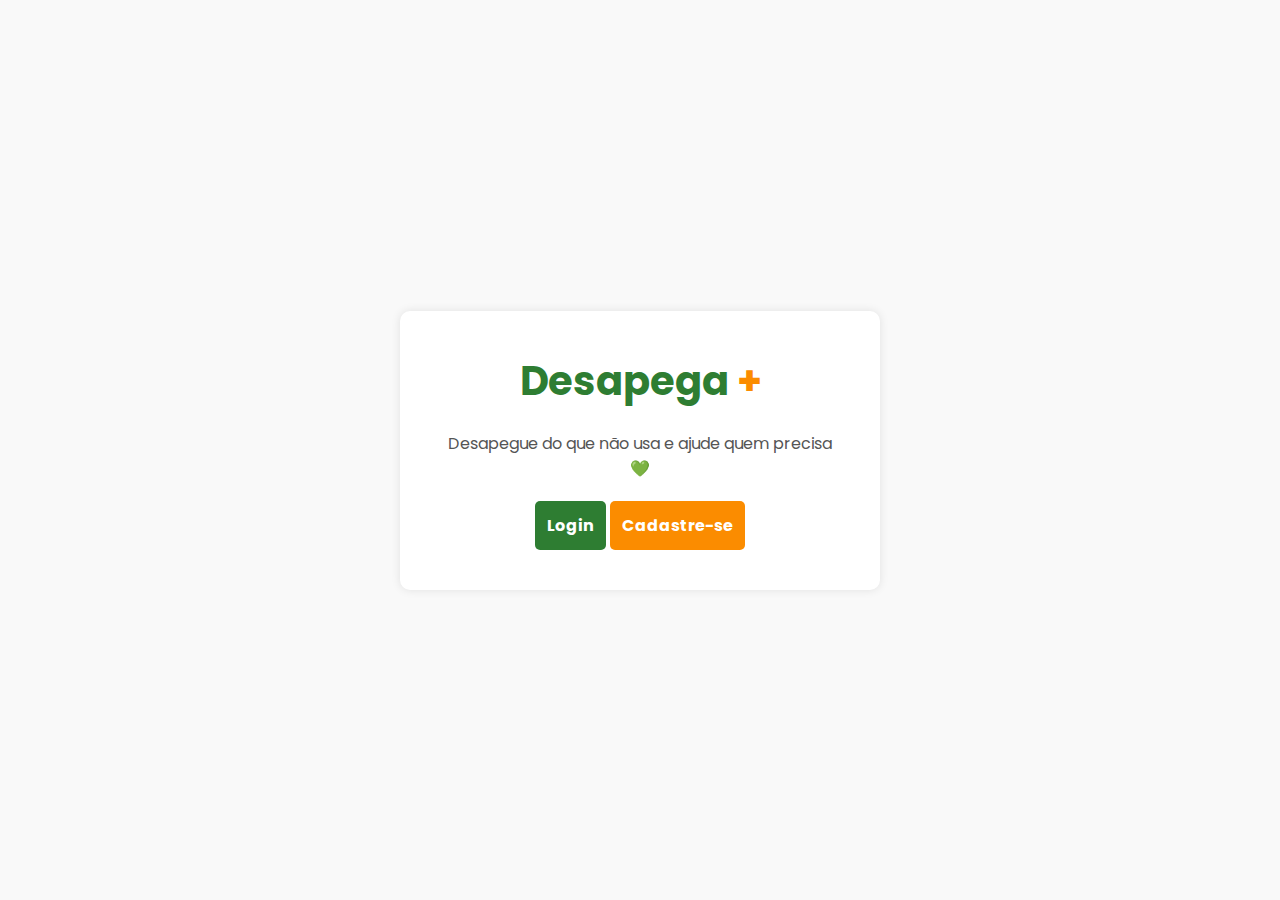
<file: index.html>
<!DOCTYPE html>
<html lang="pt-BR">
<head>
    <meta charset="UTF-8">
    <meta name="viewport" content="width=device-width, initial-scale=1.0">
    <title>Desapega+</title>
    <link href="https://fonts.googleapis.com/css2?family=Poppins&display=swap" rel="stylesheet">
    <link rel="stylesheet" href="css/style.css">  
    <link rel="stylesheet" href="css/index.css">  
   
</head>
<body>

    <div class="container">

        <h1 class="logo">Desapega <span>+</span></h1>

        <p class="subtexto">Desapegue do que não usa e ajude quem precisa 💚</p>

        <div class="botoes">
            <a href="login.html" class="botao">Login</a>
            <a href="cadastro.html" class="botao botao-secundario">Cadastre-se</a>
        </div>
        
    </div>

</body>
</html>
</file>
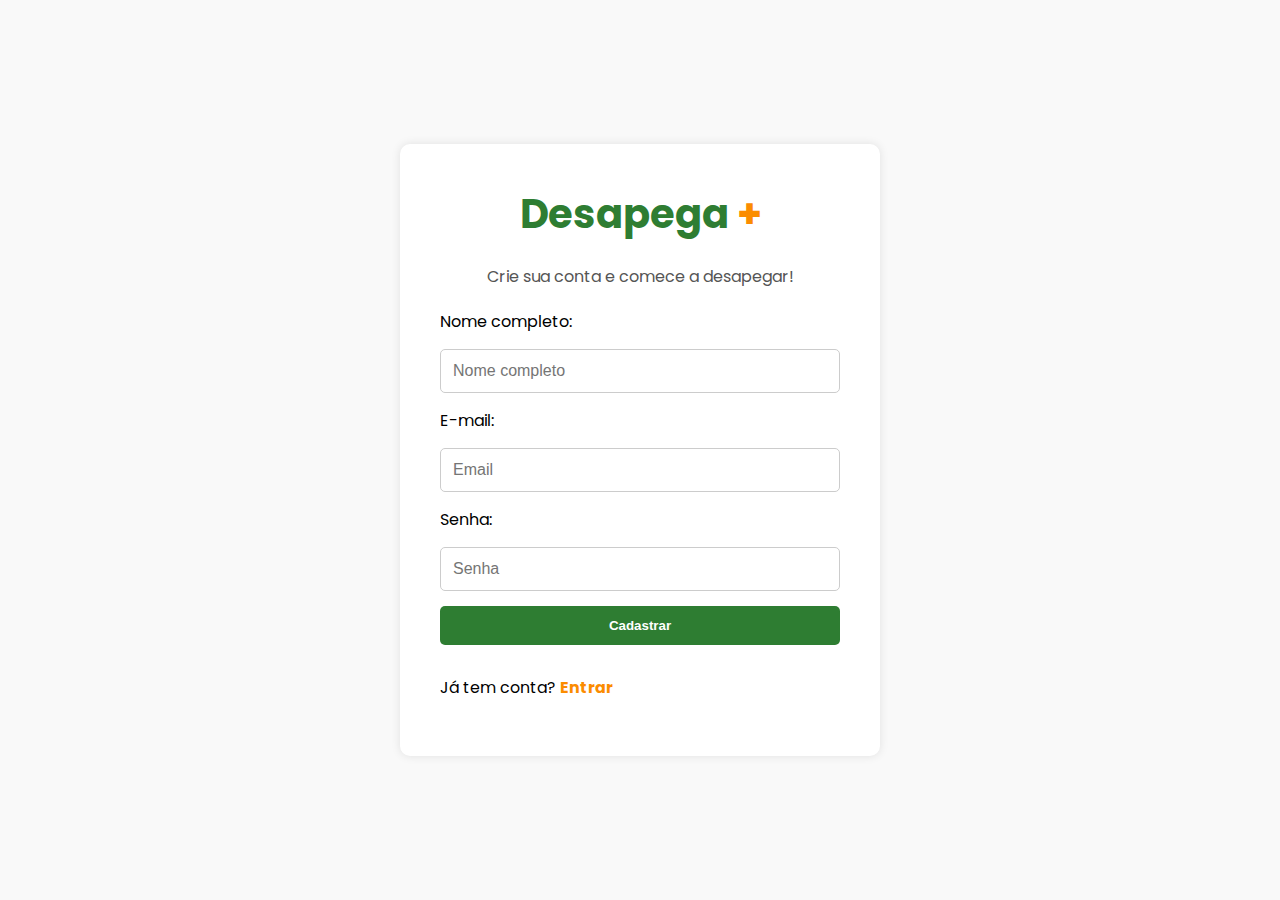
<file: cadastro.html>
<!DOCTYPE html>
<html lang="pt-br">
<head>
    <meta charset="UTF-8">
    <meta name="viewport" content="width=device-width, initial-scale=1.0">
    <title>Cadastro - Desapega</title>
    <link rel="stylesheet" href="css/style.css">
    <link rel="stylesheet" href="css/cadastro.css">
    <link href="https://fonts.googleapis.com/css2?family=Poppins&display=swap" rel="stylesheet">

</head>
<body>
    <div class="container">
        <h1 class="logo">Desapega <span>+</span></h1>
        <p class="subtexto">Crie sua conta e comece a desapegar!</p>

        <form class="formulario" id="form-cadastro">
            <label for="nome">Nome completo:</label>
            <input type="text" id="nome" placeholder="Nome completo" required>

            <label for="email">E-mail:</label>
            <input type="email" id="email" placeholder="Email" required>

            <label for="senha">Senha:</label>
            <input type="password" id="senha" placeholder="Senha" required>

            <button class="botao" type="submit">Cadastrar</button>

            <p class="link-login"> Já tem conta? <a href="login.html">Entrar</a></p>
        </form>
    </div>

    <script>
        const formCadastro = document.getElementById("form-cadastro");

        formCadastro.addEventListener("submit", function (e) {
            e.preventDefault();

            const nome = document.getElementById("nome").value;
            const email = document.getElementById("email").value;
            const senha = document.getElementById("senha").value;

            const novoUsuario = {nome, email, senha}; 
            //Cria um objeto JavaScript (como uma mini ficha) com os dados do novo usuário.

            const usuarios = JSON.parse(localStorage.getItem("usuarios")) || [];
            /*getItem("usuarios") tenta pegar a lista de usuários já cadastrados
            Como o localStorage guarda só texto, usamos JSON.parse() pra transformar em array novamente
            O || [] significa: se não houver ninguém salvo ainda, começa com um array vazio */

            const existe = usuarios.some(user => user.email === email);
            /*.some() percorre o array de usuários e verifica se já existe algum com o mesmo e-mail
            Retorna true se encontrar, false se não encontrar, para evitar que alguem se cadastre com o mesmo email duas vezes */

            if(existe){
                alert("Este e-mail já está cadastrado!");
                return;
            }
            /*Se existe for verdadeiro, o código vai mostrar um alerta 
            e parar aqui e return sai da função, ou seja, não deixa criar o mesmo usuário de novo.*/

            usuarios.push(novoUsuario);
            //Adiciona o novo usuário ao array de usuários existentes

            localStorage.setItem("usuarios", JSON.stringify(usuarios));
            //Salva a lista atualizada de usuários no localStorage
            /*Usamos JSON.stringify() pra transformar o array em texto novamente 
            porque o localStorage só aceita texto */

            alert("Cadastro realizado com sucesso!");
            window.location.href = "login.html";
            /*Mostra mensagem de sucesso e depois redireciona para a página de login.*/
        });
    </script>
</body>
</html>
</file>
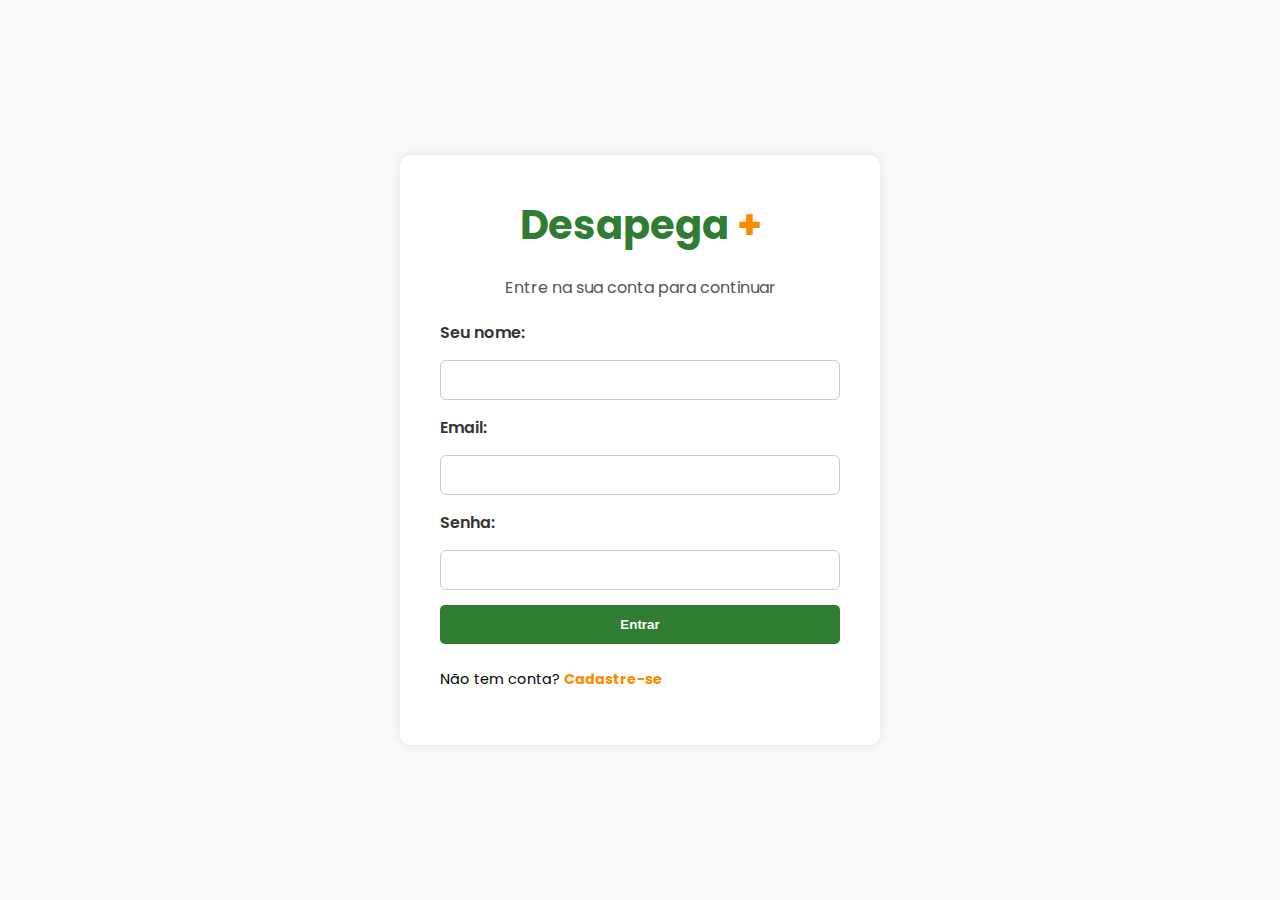
<file: doar.html>
<!DOCTYPE html>
<html lang="pt-br">
<head>
    <meta charset="UTF-8">
    <meta name="viewport" content="width=device-width, initial-scale=1.0">
    <title>Doar | Desapega+</title>
    <link rel="stylesheet" href="css/style.css">
    <link rel="stylesheet" href="css/doar.css">
    <link href="https://fonts.googleapis.com/css2?family=Poppins&display=swap" rel="stylesheet">
</head>

<body>
    <header class="main-header">
        <h1 class="logo">
            <a href="explorar.html" style="text-decoration: none; color: white;">
                Desapega <span>+</span>
            </a>
        </h1>
        <nav class="main-nav">
            <ul>
                <li><a href="explorar.html">Explorar</a></li>
                <li><a id="btnSair" href="#">Sair</a></li>
            </ul>
        </nav>
    </header>

    <main class="container">
        <section class="doar-section">
            <h1>Doar Item</h1>
            <p>Preencha as informações do item que você deseja doar</p>

            <form class="form-doar" id="formDoar">

                <label for="nome">Nome do Item:</label>
                <input type="text" id="nome" required>

                <label for="descricao">Descrição:</label>
                <textarea id="descricao" required></textarea>

                <label for="categoria">Categoria:</label>
                <select id="categoria" required>
                    <option value="">Selecione</option>
                    <option value="roupa">Roupa</option>
                    <option value="calcado">Calçado</option>
                    <option value="brinquedo">Brinquedo</option>
                    <option value="moveis">Móveis</option>
                    <option value="livros">Livros</option>
                    <option value="eletronico">Eletrônico</option>
                    <option value="outro">Outro</option>
                </select>

                <label for="condicao">Condição do item:</label>
                <select id="condicao" required>
                    <option value="">Selecione</option>
                    <option value="novo">Novo</option>
                    <option value="usado">Usado</option>
                    <option value="reparo">Precisa de reparo</option>
                </select>

                <label for="quantidade">Quantidade:</label>
                <input type="number" id="quantidade" min="1" required>

                <label for="foto">Foto do Item:</label>
                <input type="file" id="foto" accept="image/*">

                <label for="cidade">Localização:</label>
                <input type="text" id="cidade" placeholder="Cidade - Estado" required>

                <label for="duracao">Duração da oferta:</label>
                <select id="duracao" required>
                    <option value="">Selecione</option>
                    <option value="24h">24 horas</option>
                    <option value="7d">1 semana</option>
                    <option value="15d">15 dias</option>
                    <option value="30d">30 dias</option>
                </select>

                <button type="submit" class="btn">Publicar</button>
            </form>
        </section>
    </main>

    <footer>
        <p>&copy; 2025 Desapega+. Todos os direitos reservados.</p>
    </footer>

    <!-- Scripts obrigatórios em ordem correta -->
    <script src="JS/checkStatus.js"></script>
    <script src="JS/doar.js"></script>

    <script>
        document.getElementById("btnSair").addEventListener("click", () => {
            localStorage.removeItem("usuarioLogado");
            window.location.href = "login.html";
        });
    </script>

</body>
</html>
</file>
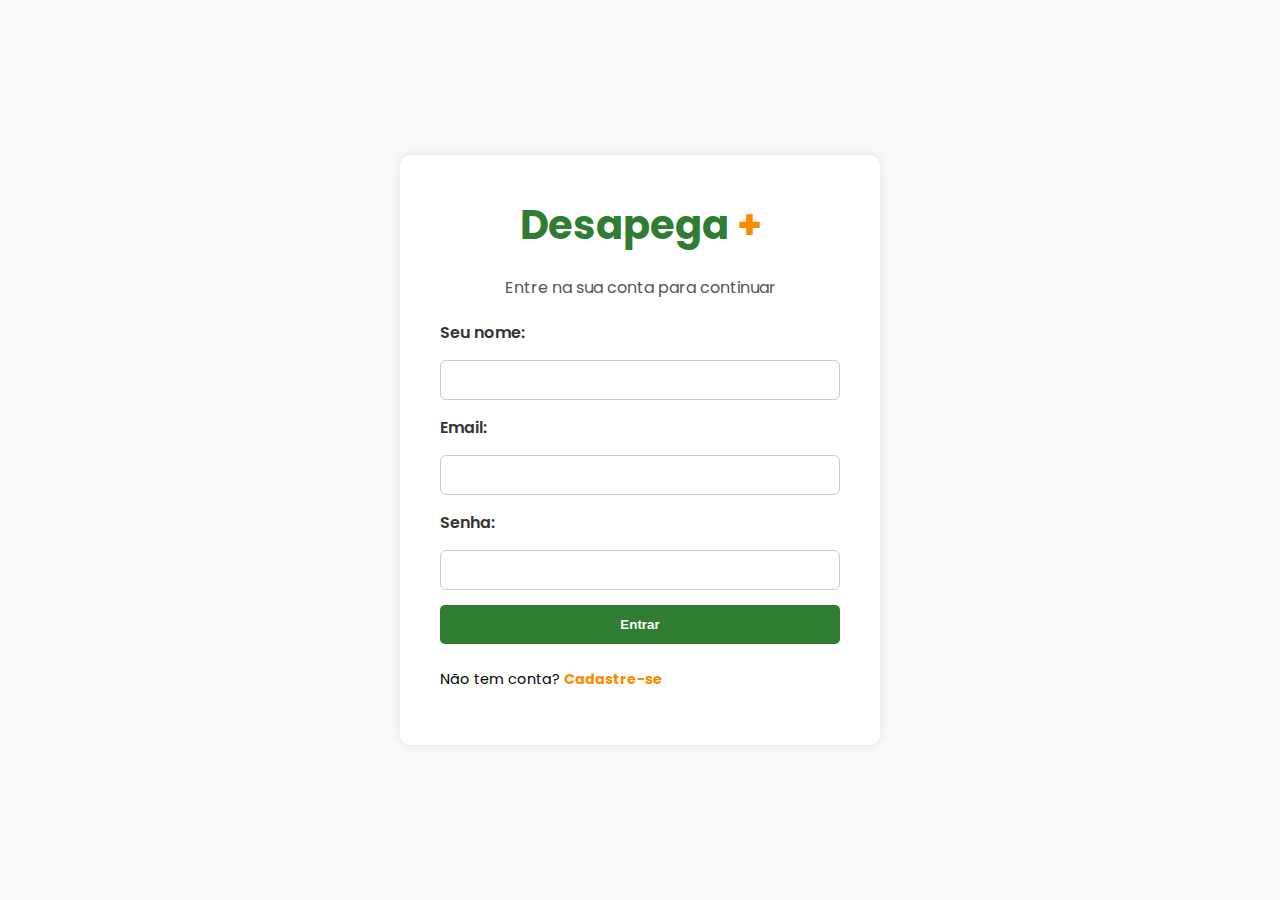
<file: explorar.html>
<!DOCTYPE html>
<html lang="pt-br">
<head>
    <meta charset="UTF-8">
    <meta name="viewport" content="width=device-width, initial-scale=1.0">
    <title>Explorar | Desapega+</title>
    <link rel="stylesheet" href="./css/style.css">
    <link rel="stylesheet" href="./css/explorar.css">
    <link href="https://fonts.googleapis.com/css2?family=Poppins&display=swap" rel="stylesheet">
</head>

<body>
    <header class="main-header">
        <h1 class="logo">
            <a href="explorar.html" style="text-decoration: none; color: white;">
                Desapega <span>+</span>
            </a>
        </h1>
        <nav class="main-nav">
            <ul>
                <li><a href="perfil.html">Perfil</a></li>
                <li><a href="doar.html">Doar</a></li>

                <li><a id="btnSair" href="#">Sair</a></li>
            </ul>
        </nav>
    </header>

    <main class="explorar">

        <div class="controles-topo">

            <div class="box-busca">
                <input type="search" id="campo-busca" class="campo-busca" placeholder="Buscar por item...">
            </div>

            <div class="box-filtros">

                <select id="filtro-categoria" class="select-filtro">
                    <option value="">Todas as categorias</option>
                    <option value="roupa">Roupa</option>
                    <option value="calcado">Calçado</option>
                    <option value="brinquedo">Brinquedo</option>
                    <option value="moveis">Móveis</option>
                    <option value="livros">Livros</option>
                    <option value="eletronico">Eletrônico</option>
                    <option value="outro">Outro</option>
                </select>

                <!-- ADICIONADO: mostrar apenas ofertas, pedidos ou ambos -->
                <select id="filtro-tipo" class="select-filtro">
                    <option value="ambos">Mostrar: Ambos</option>
                    <option value="oferta">Ofertas</option>
                    <option value="pedido">Pedidos</option>
                </select>

                <select id="filtro-ordenacao" class="select-filtro">
                  <option value="relevancia">Relevância</option>
                  <option value="recentes">Mais recentes</option>
                  <option value="urgencia">Mais urgentes</option>
              </select>

                <!-- ADICIONADO: filtro de cidade -->
                <input type="text" id="filtro-cidade" class="select-filtro" placeholder="Cidade">


                <button id="limpar-filtros" class="btn-limpar-filtros">Limpar filtros</button>

                <p class="contador-itens" id="contador-itens">0 resultados</p>

            </div>
        </div>

        <section id="lista-cards" class="lista-cards"></section>

    </main>

    <footer>
        <p>&copy; 2025 Desapega+. Todos os direitos reservados.</p>
    </footer>

    <!-- Scripts na ordem certa -->
    <script src="JS/checkStatus.js"></script>
    <script src="JS/explorar.js"></script>

    <script>
        document.getElementById("btnSair").addEventListener("click", () => {
            localStorage.removeItem("usuarioLogado");
            window.location.href = "login.html";
        });
    </script>

</body>
</html>
</file>
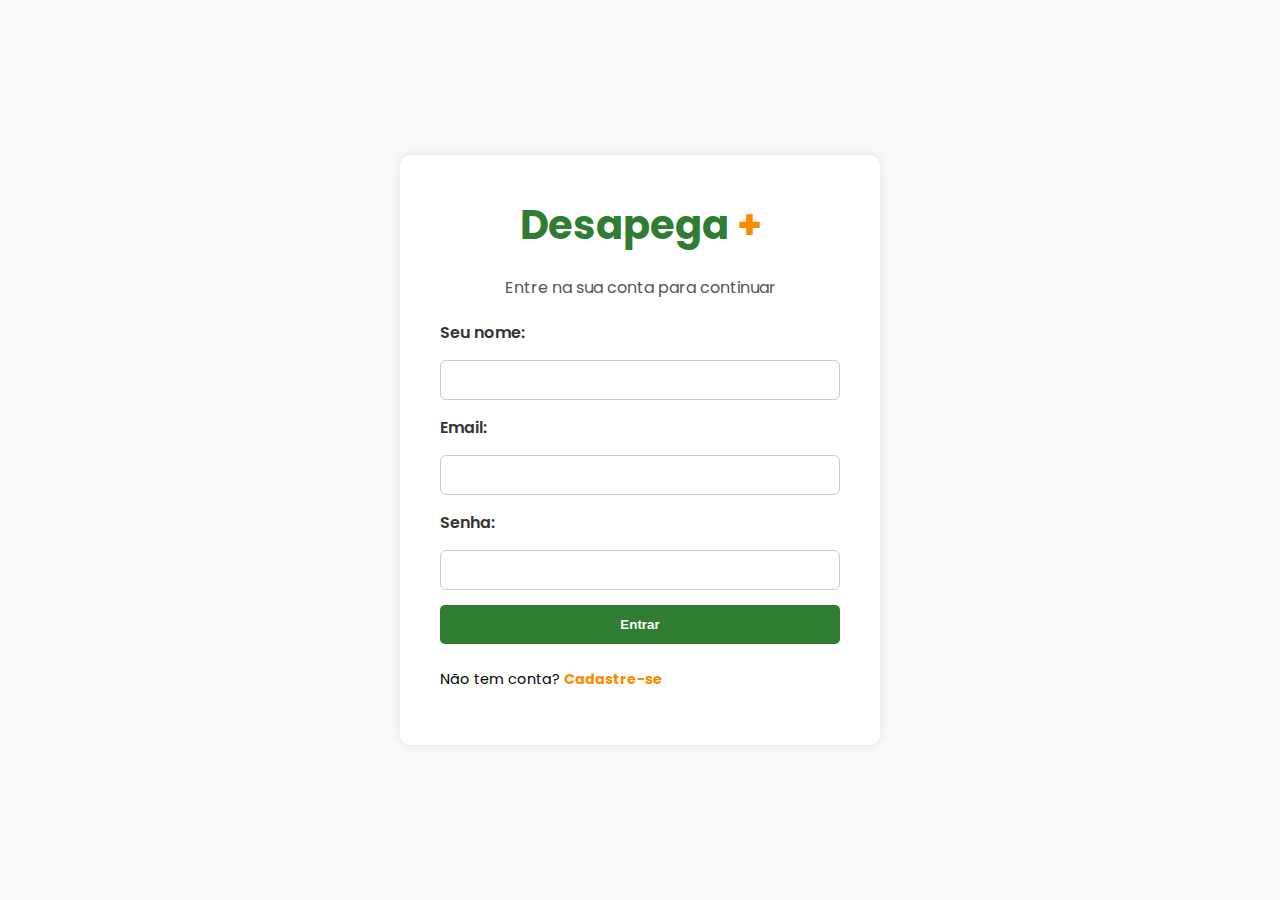
<file: login.html>
<!DOCTYPE html>
<html lang="pt-br">
<head>
    <meta charset="UTF-8">
    <meta name="viewport" content="width=device-width, initial-scale=1.0">
    <title>Login - Desapega +</title>
    <link href="https://fonts.googleapis.com/css2?family=Poppins&display=swap" rel="stylesheet">
    <link rel="stylesheet" href="css/style.css">
    <link rel="stylesheet" href="css/login.css">
</head>
<body>
    <div class="container">

        <h1 class="logo"> Desapega <span>+</span></h1>
        <p class="subtexto">Entre na sua conta para continuar</p>

        <form class="formulario" id="form-login">
            <label for="nome">Seu nome:</label>
            <input type="text" id="nome" name="nome" required>

            <label for="email">Email:</label>
            <input type="email" id="email" name="email" required>

            <label for="senha">Senha:</label>
            <input type="password" id="senha" name="senha" required>

            <button type="submit" class="botao">Entrar</button>
            <p class="link-cadastro">Não tem conta? <a href="cadastro.html">Cadastre-se</a></p>
        </form>


    </div>

    <script>
        const form = document.getElementById("form-login"); // pega no html o elemento <form class="formulario" id="form-login">
        //aí temos uma variável form que representa esse formulario
    
        form.addEventListener("submit", function (e) { //adicionar um listener "ouvinte" que espera o evento "submit" 
            //function (e) essa função que vai rodar quando o formulario for enviado
    
            e.preventDefault(); 
             /*o e. representa o proprio envio. o metodo preventDefault() impede o comportamento padrao do formulario, que seria recarregar a pagina 
            e tentar enviar dados a um servidor. para manter o usuario na mesma pagina e tratar o envio via JS*/
            
            //Pega o que o usuário digitou nos campos
            const nome = document.getElementById("nome").value; //seleciona o campo <input type="text" id="nome" name="nome" required> .value puxa o texto que o usuario digitou naquele input.
            const email = document.getElementById("email").value;
            const senha = document.getElementById("senha").value;
            
            //simula login - aqui é a validacao de email e senha
            const usuarios = JSON.parse(localStorage.getItem("usuarios")) || [];
            //Recupera a lista de usuários cadastrados, feitos na tela de cadastro
            
            const usuarioEncontrado = usuarios.find(user => user.email === email && user.senha === senha);
            /*O .find() procura dentro da lista um usuário que tenha o mesmo e-mail e a mesma senha
            Se encontrar, guarda o objeto do usuário dentro de usuarioEncontrado
            Se não encontrar, usuarioEncontrado fica undefined */
            
            if(usuarioEncontrado){
                localStorage.setItem("usuarioLogado", JSON.stringify(usuarioEncontrado)); //salvar o nome no navegador
                //localStorage:É um objeto do navegador que permite armazenar pares chave–valor
                //Se encontrou o usuário: Cria uma “sessão local” salvando ele como usuarioLogado no localStorage;
                
                window.location.href= "sobre.html";//redireciona para o home
                //window.location.href: Representa o endereço (URL) atual do navegador.
                //Atribuir um novo valor ("home.html") faz o navegador navegar para essa página. É como clicar num link em código
            } else {
                alert("Email ou senha incorretos!"); //Se não encontrou, mostra o alerta de erro
            }
        });
    </script>
</body>
</html>
</file>
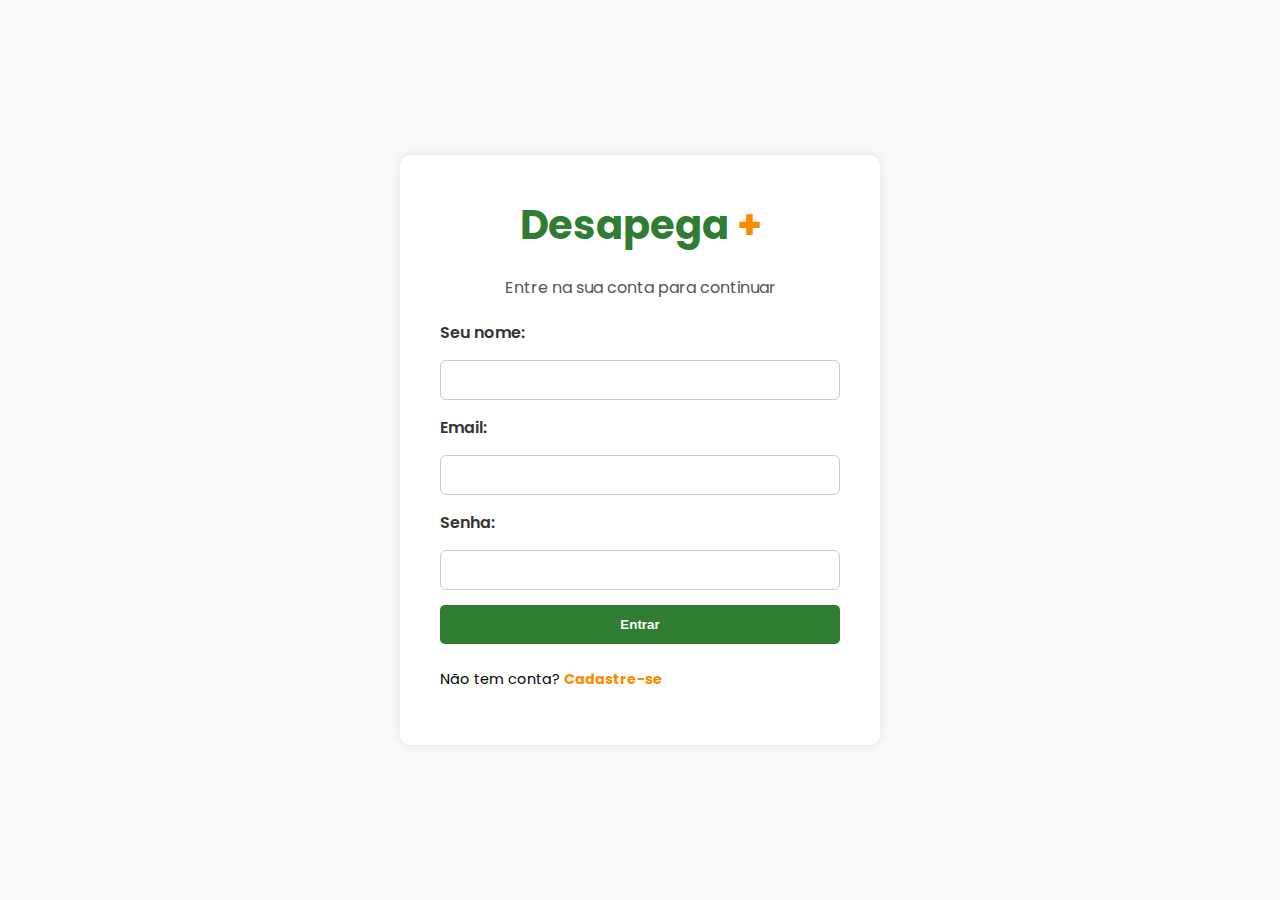
<file: notificacoes.html>
<!DOCTYPE html>
<html lang="pt-BR">
<head>
    <meta charset="UTF-8">
    <meta name="viewport" content="width=device-width, initial-scale=1.0">
    <title>Notificações - Desapega+</title>
    <link rel="stylesheet" href="css/style.css">
    <link rel="stylesheet" href="./css/notificacoes.css">
    <link href="https://fonts.googleapis.com/css2?family=Poppins&display=swap" rel="stylesheet">

</head>
<body>

<header class="main-header">
    <h1 class="logo"><a href="index.html" style="text-decoration: none; color: white;">Desapega <span>+</span></a></h1>
    <nav class="main-nav">
        <ul>
            <li><a href="perfil.html">Voltar ao Perfil</a></li>
        </ul>
    </nav>
</header>

<section class="notificacoes-container">
    <h2>Minhas Notificações 🔔</h2>
    <div id="lista-notificacoes">
        <p>Carregando...</p>
    </div>
</section>

<footer>
    <p>© 2025 - Desapega+</p>
</footer>

<script src="JS/notificacoes.js"></script>

</body>
</html>
</file>
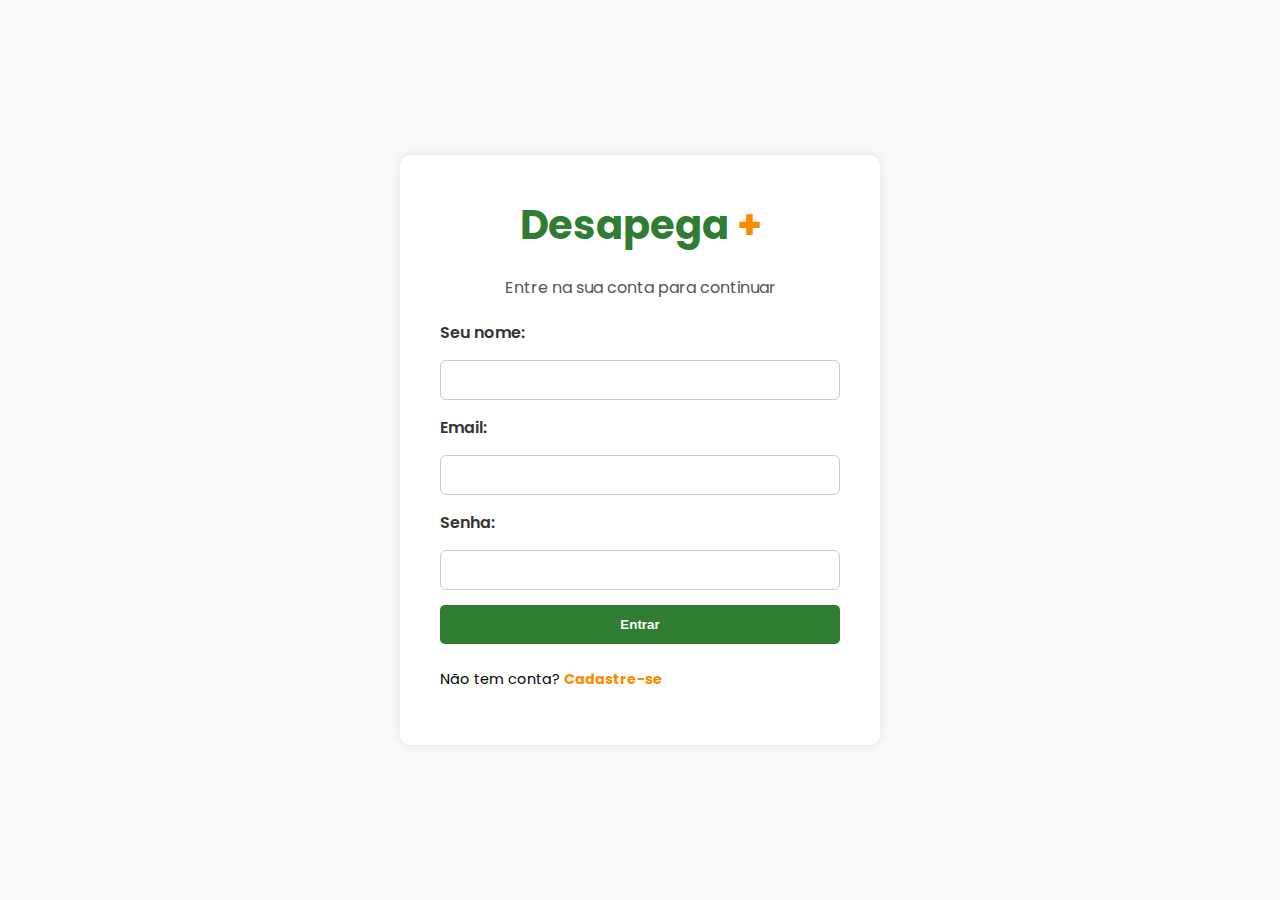
<file: perfil.html>
<!DOCTYPE html>
<html lang="pt-BR">
<head>
    <meta charset="UTF-8">
    <meta name="viewport" content="width=device-width, initial-scale=1.0">
    <title>Perfil - Desapega+</title>
    <link rel="stylesheet" href="css/style.css">
    <link rel="stylesheet" href="css/perfil.css">
    <link href="https://fonts.googleapis.com/css2?family=Poppins&display=swap" rel="stylesheet">

</head>
<body>

<header class="main-header">
    <h1 class="logo">
        <a href="index.html" style="text-decoration: none; color: white;">
            Desapega <span>+</span>
        </a>
    </h1>

    <nav class="main-nav">
        <ul>
            <li><a href="explorar.html">Explorar</a></li>
            <li><a href="notificacoes.html">🔔</a></li>
        </ul>
    </nav>
</header>

<section class="perfil-container">

    <h2>Olá, <span id="perfil-nome">Carregando...</span> 👋</h2>
    <p>Email: <strong id="perfil-email">Carregando...</strong></p>


    <div class="tabs">
        <button class="tab-btn active" data-tab="aba-ofertas">Minhas Ofertas</button>
        <button class="tab-btn" data-tab="aba-solicitacoes">Solicitações Enviadas</button>
        <button class="tab-btn" data-tab="aba-notificacoes">Interesses</button>
    </div>

    <div class="tab-content active" id="aba-ofertas">
        <p>Carregando ofertas...</p>
    </div>
    <div class="tab-content" id="aba-solicitacoes">
        <p>Carregando solicitações...</p>
    </div>
    <div class="tab-content" id="aba-notificacoes">
        <p>Carregando notificações...</p>
    </div>

</section>

<footer>
    <p>© 2025 - Desapega+</p>
</footer>

<script src="JS/checkStatus.js"></script>
<script src="JS/perfil.js"></script>

</body>
</html>
</file>
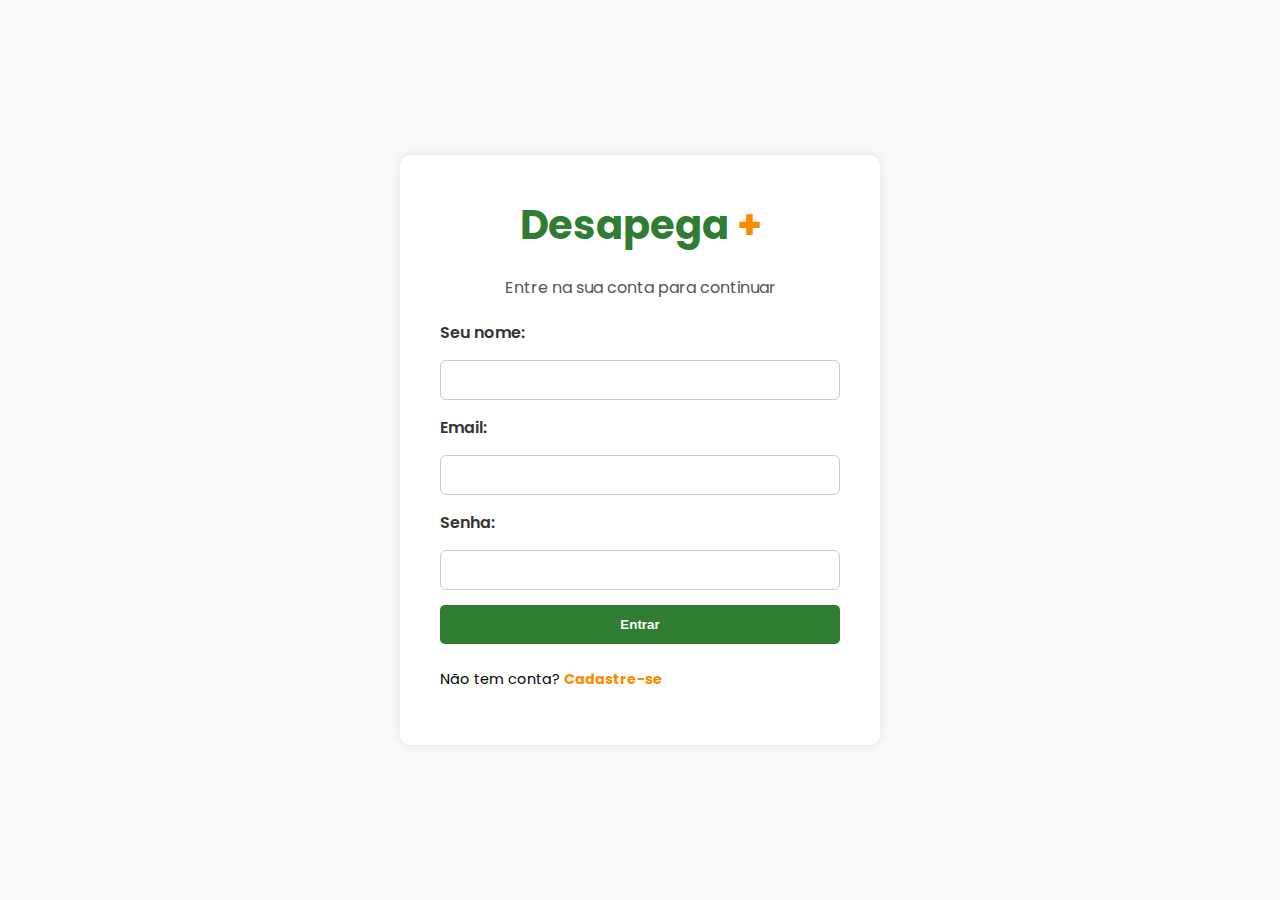
<file: sobre.html>
<!DOCTYPE html>
<html lang="pt-BR">
<head>
    <meta charset="UTF-8">
    <meta name="viewport" content="width=device-width, initial-scale=1.0">
    <link rel="stylesheet" href="./css/style.css">
    <link rel="stylesheet" href=".//css/sobre.css">
    <link href="https://fonts.googleapis.com/css2?family=Poppins&display=swap" rel="stylesheet">
    <title>Desapega + | Sobre nós</title>
</head>
<body>
    <header class="main-header">
        <h1 class="logo"> <a href="index.html" style="text-decoration: none; color: white;"> Desapega <span>+</span></a></h1>
        <nav class="main-nav">
            <ul>
                <li><a id="sair">Sair</a></li>
            </ul>
        </nav>
    </header>

    <main class="container">

        <section class="boas-vindas">
            <h1>Bem vindo ao Desapega+</h1>
            <p id="saudacao">Carregando...</p>
        </section>

        <section class="sobre-section">
            <h1>Sobre o Desapega +</h1>
            <p class="subtexto">O <strong>Desapega+ </strong> é uma plataforma que conecta pessoas para doação, troca e reaproveitamento de objetos. Acreditamos que pequenas ações geram grande impacto — menos desperdício e mais colaboração local.</p>

            <div class="cards">
                <article class="card">
                    <h3>Missão</h3>
                    <p>Facilitar o desapego consciente, oferecendo um espaço prático e seguro para que itens em bom estado encontrem novos donos.</p>
                </article>

                <article class="card">
                    <h3>Visão</h3>
                    <p>Ser referência em iniciativas locais de economia circular, incentivando a troca, a doação e a reutilização como hábitos do dia a dia.</p>
                </article>

                <article class="card">
                    <h3>Valores</h3>
                    <p>Sustentabilidade, empatia, transparência e comunidade — orientando tudo o que fazemos.</p>
                </article>
            </div>

            <div class="chamada-doar" style="margin-top:18px; text-align:center;">
                <p>Pronto para ajudar ? <a class="botao botao-secundario" href="explorar.html">Desapega+</a></p>
            </div>
        </section>
    </main>

    <script>
         const usuarioLogado = JSON.parse(localStorage.getItem("usuarioLogado")); //localStorage.getItem(""):Lê o valor que salvamos antes. Se não existir, retorna null.
        
        if(!usuarioLogado){
            window.location.href = "login.html"
        } else {
            document.getElementById("saudacao").textContent = `Olá! ${usuarioLogado.nome}! Seja bem-vindo(a) ao Desapega+ !`; //.textContent = ... :Altera o texto interno desse <p>, inserindo o nome do usuário dentro da saudação.
        }

        const botaoSair = document.getElementById("sair");
        botaoSair.addEventListener("click", () => {
            localStorage.removeItem("usuarioLogado"); // apaga sessão
            window.location.href = "index.html"; 
        })
    </script>

</body>
</html>
</file>
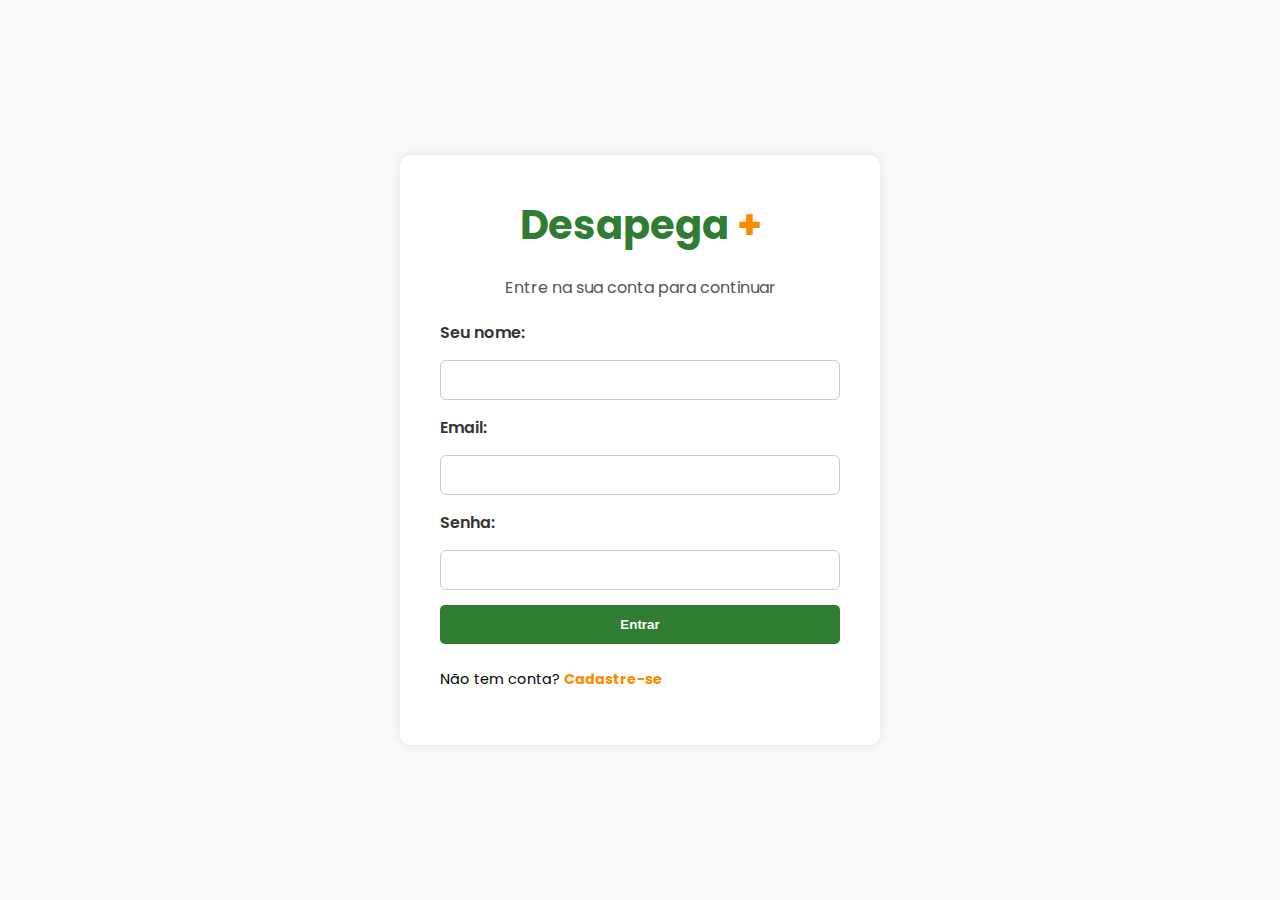
<file: solicitar.html>
<!DOCTYPE html>
<html lang="pt-br">
<head>
  <meta charset="utf-8" />
  <meta name="viewport" content="width=device-width,initial-scale=1" />
  <title>Solicitar | Desapega+</title>

  <link rel="stylesheet" href="./css/style.css">

  <link rel="stylesheet" href="./css/solicitar.css">

  <link href="https://fonts.googleapis.com/css2?family=Poppins&display=swap" rel="stylesheet">
</head>

<body>

  <header class="main-header">
    <h1 class="logo">
      <a href="home.html" style="text-decoration:none;color:white">
        Desapega <span>+</span>
      </a>
    </h1>

    <nav class="main-nav">
      <ul>
        <li><a href="home.html">Home</a></li>
        <li><a href="doar.html">Doar</a></li>
        <li><a href="explorar.html">Explorar</a></li>
        <li><a id="botaoSair" href="javascript:void(0)">Sair</a></li>
      </ul>
    </nav>
  </header>

  <main class="solicitar-container">
      <h1 id="titulo">Carregando item...</h1>

      <!-- Resumo do item -->
      <div id="resumo" class="resumo" style="display:none;">
        <img id="foto" src="" alt="Foto do item">
        <p id="meta"></p>
        <p id="descricao"></p>
        <p id="informacoes"></p>
      </div>

      <!-- Mensagem de erro -->
      <div id="erro" class="erro"></div>

      <!-- Formulário de interesse -->
      <form id="formInteresse" style="display:none; margin-top:20px;">
        <h3>Como deseja manifestar interesse?</h3>

        <div class="modalidades">
          <label class="inline">
            <input type="radio" name="modalidade" value="pago" checked>
            Pago (ofereço um valor)
          </label>

          <label class="inline">
            <input type="radio" name="modalidade" value="retira-gratis">
            Retira grátis
          </label>

          <label class="inline">
            <input type="radio" name="modalidade" value="cobro-retirada">
            Cobro para retirar
          </label>
        </div>

       
        <div id="valorBox" class="campo-valor">
          <label for="valor">Valor (R$)</label><br>
          <input id="valor" type="number" step="0.5" min="0" placeholder="Ex: 10.00">
        </div>

     
        <div class="acoes">
          <button type="submit" class="botao" style="font-family: inherit;">Enviar interesse</button>
          <button type="button" id="voltar" class="botao cancel" style="font-family: inherit;">Voltar</button>
        </div>
      </form>
  </main>

  <footer>
    <p>&copy; 2025 Desapega+. Todos os direitos reservados.</p>
  </footer>


  <script src="JS/checkStatus.js"></script>
  <script src="JS/solicitar.js"></script>

</body>
</html>
</file>
<file: css/style.css>
body {
    font-family: 'Poppins', sans-serif;
    background-color: #f9f9f9;
    margin: 0;
    padding: 0;
}

.container {
    background-color: #ffffff;
    padding: 40px;
    border-radius: 10px;
    box-shadow: 0px 0px 10px rgba(0,0,0,0.1);
}

.logo {
    font-size: 2.5rem;
    color: #2e7d32;
    margin: 0;
}

.logo span{
    color: #fb8c00;
}

.subtexto{
    color: #555;
    margin: 20px 0;
}


.botao{
    background-color: #2e7d32;
    color: white;
    padding: 12px;
    border: none;
    border-radius: 5px;
    text-decoration: none;
    font-weight: bold;
    display: inline-block;
    text-align: center;
    cursor: pointer;
    transition: background 0.3s;
}

.botao:hover {
    background-color: #1b5e20;
  }
  
  .botao-secundario {
    background-color: #FB8C00;
  }
  
  .botao-secundario:hover {
    background-color: #ef6c00;
  }

  .link-login {
    margin-top: 15px;
    font-size: 0.99rem;
  }
  
  .link-login a {
    color: #fb8c00;
    text-decoration: none;
    font-weight: bold;
  }
  
  .link-login a:hover {
    text-decoration: underline;
  }

  .link-cadastro{
    font-size: 0.9rem;
    margin-top: 10px;
  }

  .link-cadastro a {
    color: #fb8c00;
    text-decoration: none;
    font-weight: bold;
  }

  .link-cadastro a:hover{
    text-decoration: underline;
  }

  footer{
    float: right;
    margin: 20px;
  }
  
  header {
    background-color: #2e7d32; 
    color: white;
    padding: 1rem 2rem;
    display: flex;
    align-items: center;
    justify-content: space-between;
    position: sticky;
    top: 0;
    z-index: 1000;
  }
  
  header nav ul {
    display: flex;
    gap: 1.5rem;
    list-style: none;
  }
  
  
  header nav a {
    text-decoration: none;
    color: white;
    font-weight: 500;
    transition: color 0.3s;
  }
  
  .main-header .main-nav a:hover {
    color: #fb8c00; /* efeito de hover só na Home */
  }

  .form-doar .btn {
    margin-top: 10px;
    padding: 14px;
    background-color: #45a049;
    color: white;
    border: none;
    border-radius: 10px;
    font-size: 1rem;
    cursor: pointer;
    transition: 0.3s;
    margin-top: 10px;
}

.form-doar button:hover {
    background-color:  #3b82f6;
}
</file>
<file: css/index.css>
body {
    display: flex;
    align-items: center;
    justify-content: center;
    height: 100vh;
  }

.container{
    text-align: center;
    max-width: 400px;
    width: 100%;
}
</file>
<file: css/cadastro.css>
body {

    display: flex;
    align-items: center;
    justify-content: center;
    height: 100vh;
  }

  .container {
    text-align: center;
    max-width: 400px;
    width: 100%;
  }

  
  .formulario {
    display: flex;
    flex-direction: column;
    gap: 15px;
    text-align: left;
  }
  
  .formulario input {
    padding: 12px;
    border: 1px solid #ccc;
    border-radius: 5px;
    font-size: 1rem;
  }
</file>
<file: css/doar.css>
.doar-section{
    max-width: 700px;
    margin: 40px auto;
    padding: 30px;
    background-color: #ffffff;
    border-radius: 15px;
    box-shadow: 0 4px 10px rgba(0,0,0,0.1);
    text-align: center;
}

.doar-section h1{
    font-size: 2rem;
    margin-bottom: 10px;
    color: #333;
}

.doar-section p{
    margin-bottom: 25px;
    font-size: 1rem;
    color: #555;
}

.form-doar {
    display: flex;
    flex-direction: column;
    gap: 15px;
    text-align: left;
}

.form-doar label {
    color: #333;
    margin-bottom: 5px;
    font-weight: bold;
}

.form-doar input,
.form-doar select,
.form-doar textarea {
    width: 100%;
    padding: 12px;
    border: 1px solid #ddd;
    border-radius: 10px;
    font-size: 1rem;
    transition: 0.3s;
}

.form-doar input:focus,
.form-doar select:focus,
.form-doar textarea:focus{
    outline: none;
    border-color: #3b82f6;
    box-shadow: 0 0 5px rgba(59, 130, 246, 0.5);
}

.form-doar textarea{
    resize: vertical;
    min-height: 80px;
}
</file>
<file: css/explorar.css>
:root{
    --verde: #2e7d32;
    --verde-escuro: #1b5e20;
    --laranja: #fb8c00;
    --cinza-claro: #f4f4f4;
    --cinza: #e6e6e6;
    --texto: #333;
    --muted: #666;
  }

  .explorar{
    max-width: 1200px;
    margin: 20px auto 80px;
    padding: 16px;
    color: var(--texto);
  }

  .controles-topo{
    display: flex;
    gap: 16px;
    justify-content: space-between;
    align-items: center;
    margin-bottom: 20px;
    flex-wrap: wrap;
  }

  .box-busca{
    flex: 1 1 420px; 
    min-width: 220px;
  }
  
  .campo-busca {
    width: 100%;
    padding: 12px;
    border: 1px solid var(--cinza);
    border-radius: 8px;
    font-family: inherit;
  }
  
  .campo-busca:focus {
    border-color: var(--verde);
    box-shadow: 0 4px 12px rgba(46,125,50,0.08);
    outline: none;
  }

  .box-filtros{
    display: flex;
    gap: 10px;
    align-items: center;
    flex-wrap: wrap;
  }
  
  .select-filtro {
    padding: 10px;
    border-radius: 8px;
    border: 1px solid var(--cinza);
    background: white;
    font-family: inherit;
    font-size: 0.95rem;
  }
  

  .btn-limpar-filtros{
    padding: 10px 12px;
    border-radius: 8px;
    border: 1px solid #bdbdbd;
    background: transparent;
    cursor: pointer;
    font-size: 0.95rem;
    transition: 0.2s;
  }
  
  .btn-limpar-filtros:hover {
    transform: translateX(1px);
  }
  

  .contador-itens {
    padding: 8px 0;
    font-weight: 600;
    color: var(--texto);
  }
  

  .lista-cards {
    display: grid;
    gap: 20px;
    grid-template-columns: repeat(auto-fill, minmax(280px, 1fr));
  }
  

  .item-card {
    background: #fff;
    border: 1px solid var(--cinza);
    border-radius: 10px;
    overflow: hidden;
    box-shadow: 0 4px 10px rgba(0,0,0,0.03);
    display: flex;
    flex-direction: column;
    transition: 0.2s;
  }
  
  .item-card:hover {
    transform: translateY(-4px);
    box-shadow: 0 8px 18px rgba(0,0,0,0.1);
  }

  .item-card img {
    width: 100%;
    height: 180px;
    object-fit: cover;
  }

.item-info {
    padding: 14px;
    display: flex;
    flex-direction: column;
    gap: 8px;
  }
  

.item-titulo {
    font-size: 1.05rem;
    margin: 0;
    color: var(--texto);
    display: flex;
    align-items: center;
    gap: 8px;
  }

  .item-meta {
    color: var(--muted);
    font-size: 0.9rem;
  }
  

  .item-desc {
    color: #444;
    font-size: 0.95rem;
    margin: 4px 0 0;
  }

  .badge {
    display: inline-block;
    font-size: 0.75rem;
    padding: 4px 10px;
    border-radius: 20px;
    font-weight: 700;
    color: white;
    text-transform: uppercase;
  }
  
  .badge.oferta {
    background: var(--verde);
  }
  
  .badge.pedido {
    background: var(--laranja);
  }

  .card-actions {
    margin-top: 8px;
    display: flex;
    gap: 10px;
    align-items: center;
  }


  .btn-contato, 
  .btn-detalhes{
    padding: 8px 10px;
    border-radius: 8px;
    border: none;
    cursor: pointer;
    font-size: 0.92rem;


    text-decoration: none;
    display: inline-flex;
    align-items: center;
    justify-content: center;
  }
  
  .btn-detalhes {
    background: transparent;
    color: var(--texto);
    border: 1px solid #d0d0d0;
  }
  
  .btn-detalhes:hover {
    background: #fafafa;
  }
  
  .btn-contato {
    background: var(--verde);
    color: white;
    border: 1px solid var(--verde);
  }
  
  .btn-contato:hover {
    background: var(--verde-escuro);
    transform: translateY(-2px);
  }

  

  @media (max-width: 768px) {
    .explorar-controles {
      flex-direction: column;
      align-items: stretch;
    }
  
    .lista-cards {
      grid-template-columns: 1fr;
    }
  
    .item-card img {
      height: 220px;
    }
  }
  
 footer {
    margin-top: 32px;
  }
</file>
<file: css/login.css>
body{

    display: flex;
    align-items: center;
    justify-content: center;
    height: 100vh;
}

.container {

    text-align: center;
    width: 100%;
    max-width: 400px;
}

  .formulario {
    display: flex;
    flex-direction: column;
    gap: 15px;
    text-align: left;
  }

  .formulario label {
    font-weight: 600;
    color: #333;
  }
  
  .formulario input {
    padding: 10px;
    border: 1px solid #ccc;
    border-radius: 6px;
    font-size: 1rem;
  }
</file>
<file: css/notificacoes.css>
.not-card {
    background: #fff;
    border-radius: 8px;
    padding: 14px;
    margin: 10px 0;
    box-shadow: 0 2px 6px #0002;
}

.not-card.nova {
    border-left: 6px solid #007bff;
}

.not-card .acoes {
    margin-top: 10px;
    display: flex;
    justify-content: flex-end;
    gap: 10px;
}

.btn-marcar{
    background: #28a745;
    color: #fff;
    padding: 6px 14px;
    border-radius: 6px;
}

.btn-remover{
    background: #555;
    color: #fff;
    padding: 6px 14px;
    border-radius: 6px;
}

.notificacoes-container {
    width: 90%;
    max-width: 700px;
    margin: 30px auto;
    background: #fff;
    padding: 20px;
    border-radius: 10px;
}

.card-notificacao {
    background: #f5f5f5;
    padding: 12px;
    border-radius: 8px;
    margin-bottom: 10px;
}
</file>
<file: css/perfil.css>
.perfil-container {
    max-width: 900px;
    margin: 120px auto 40px;
    background: #ffffff;
    padding: 25px;
    border-radius: 12px;
    box-shadow: 0 4px 16px rgba(0,0,0,0.08);

}

.perfil-container h2 {
    font-size: 26px;
    margin-bottom: 5px;
    font-weight: 600;
    color: #003f2f;
}

.perfil-container p strong {
    color: #007b5e;
}

.tabs {
    display: flex;
    gap: 6px;
    margin: 25px 0;
    border-bottom: 2px solid #dadada;
    padding-bottom: 6px;
   
}

.tab-btn {
    background: transparent;
    border: none;
    padding: 10px 16px;
    font-size: 15px;
    cursor: pointer;
    color: #444;
    border-radius: 6px;
    transition: .2s;
    font-weight: 500;
}

.tab-btn.active {
    background: #007b5e;
    color: #fff;
    font-weight: 600;
}

.tab-content {
    display: none;
}

.tab-content.active {
    display: block;
}


.card {
    display: flex;
    gap: 16px;
    background: #f9f9f9;
    border-radius: 10px;
    padding: 15px;
    margin-bottom: 18px;
    transition: .2s;
    border: 1px solid #eee;
}

.card:hover {
    transform: translateY(-2px);
    box-shadow: 0 4px 10px rgba(0,0,0,0.07);
}


.card-foto {
    width: 95px;
    height: 95px;
    object-fit: cover;
    border-radius: 10px;
    border: 2px solid #ddd;
}


.card-info h3 {
    font-size: 18px;
    margin: 0 0 6px;
    color: #222;
}

.card-info p {
    font-size: 14px;
    color: #555;
    margin: 3px 0;
}


.status-badge {
    display: inline-block;
    background: #007b5e;
    color: #fff;
    padding: 3px 7px;
    font-size: 12px;
    border-radius: 6px;
    margin-top: 6px;
}


.card-actions {
    margin-top: 8px;
    display: flex;
    gap: 8px;
    flex-wrap: wrap;
}

.card-actions button {
    border: none;
    padding: 6px 12px;
    font-size: 13px;
    border-radius: 6px;
    cursor: pointer;
    transition: .2s;
}


.btn-aceitar {
    background: #008f63;
    color: #fff;
}
.btn-aceitar:hover {
    background: #006c4b;
}

.btn-cancelar,
.btn-cancelar-oferta {
    background: #cc0000;
    color: #fff;
}
.btn-cancelar:hover,
.btn-cancelar-oferta:hover {
    background: #a40000;
}

.btn-confirmar,
.btn-confirmar-dono {
    background: #0056d6;
    color: #fff;
}
.btn-confirmar:hover,
.btn-confirmar-dono:hover {
    background: #003c9e;
}
</file>
<file: css/sobre.css>
.sobre-section{
    max-width: 900px;
    margin: 40px auto;
    padding: 30px;
    background: #fff;
    border-radius: 10px;
    box-shadow: 0 6px 14px rgba(0,0,0,0.06);
    text-align: left;
}

.sobre-section h1{
    margin: 0 0 8px;
    color: #2e7d32;
    font-size: 1.8rem;
}

.subtexto{
    color: #555;
    margin-bottom: 18px;
}

.cards{
    display: grid;
    grid-template-columns: repeat(auto-fit, minmax(220px, 1fr));
    gap: 16px;
    margin-top: 10px;
}

.card{
    background: #fafafa;
    padding: 16px;
    border-radius: 8px;
    border: 1px solid #eee;
}

.card h3{
    margin: 0 0 8px;
    color: #333;
    font-size: 1.05rem;
}

.card p{
    margin: 0;
    color: #555;
    font-size: 0.95rem;
}


.chamada-doar .botao{
    padding: 10px 14px;
    border-radius: 8px;
    text-decoration: none;
}

.boas-vindas {
    text-align: center;
    padding: 3rem 2rem;
    background-color: #e8f5e9;
    margin-bottom: 2rem;
    border-radius: 10px;
    
    margin: 20px auto;
    max-width: 900px;
    box-shadow: 0 2px 8px rgba(0,0,0,0.05);
  }
  
  .boas-vindas h1 {
    font-size: 2rem;
    color: #2e7d32;
    margin-bottom: 1rem;
  }
  
  .boas-vindas p {
    font-size: 1.2rem;
    color: #555;
  }
</file>
<file: css/solicitar.css>
.solicitar-container {
    max-width: 720px;
    margin: 40px auto;
    padding: 32px;
    background: #ffffff;
    border-radius: 12px;
    box-shadow: 0 4px 14px rgba(0, 0, 0, 0.08);
}

.solicitar-container h1 {
    margin-bottom: 20px;
    font-size: 1.8rem;
    color: #2e7d32;
}


.resumo {
    margin-top: 10px;
}

.resumo img {
    width: 100%;
    max-height: 260px;
    object-fit: cover;
    border-radius: 10px;
    box-shadow: 0 2px 8px rgba(0,0,0,0.1);
}

.resumo p {
    color: #555;
    margin: 6px 0;
}

.mensagem {
    margin-top: 12px;
    padding: 10px;
    color: #b00020;
    background: #fde7e7;
    border-left: 4px solid #b00020;
    display: none;
    border-radius: 6px;
}


#formInteresse h3 {
    margin-top: 25px;
    margin-bottom: 12px;
    font-size: 1.2rem;
    color: #333;
}

.modalidades {
    margin-bottom: 14px;
}

label.inline {
    margin-right: 16px;
    font-size: 0.95rem;
}

.campo-valor {
    margin-top: 10px;
}

#valor {
    width: 160px;
    padding: 10px;
    border: 1px solid #ccc;
    border-radius: 6px;
    font-size: 1rem;
}

.acoes {
    margin-top: 20px;
    display: flex;
    gap: 12px;
}

.botao {
    padding: 12px 20px;
    border: none;
    background: #2e7d32;
    color: white;
    border-radius: 8px;
    font-size: 1rem;
    font-weight: bold;
    cursor: pointer;
    transition: 0.25s;
}

.botao:hover {
    background: #1b5e20;
}

.botao.cancel {
    background: #e0e0e0;
    color: #333;
}

.botao.cancel:hover {
    background: #c8c8c8;
}
</file>
